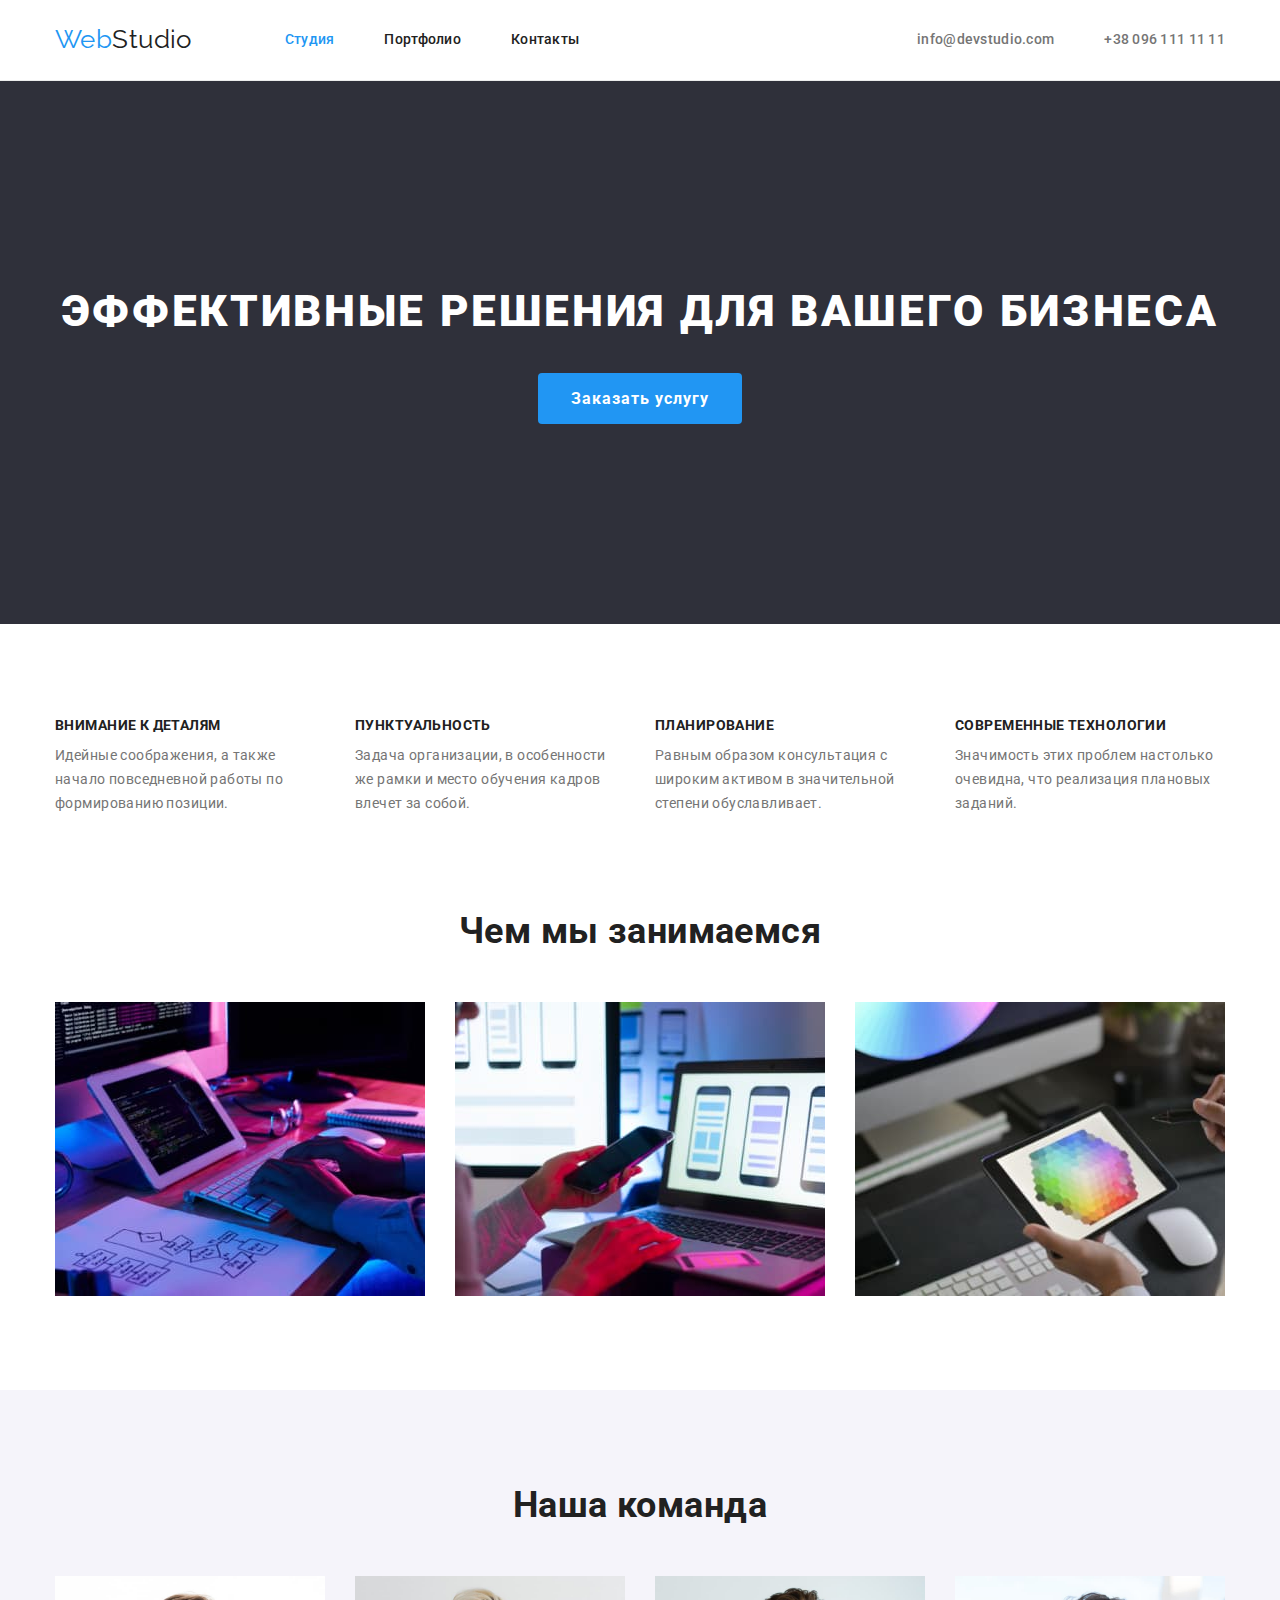
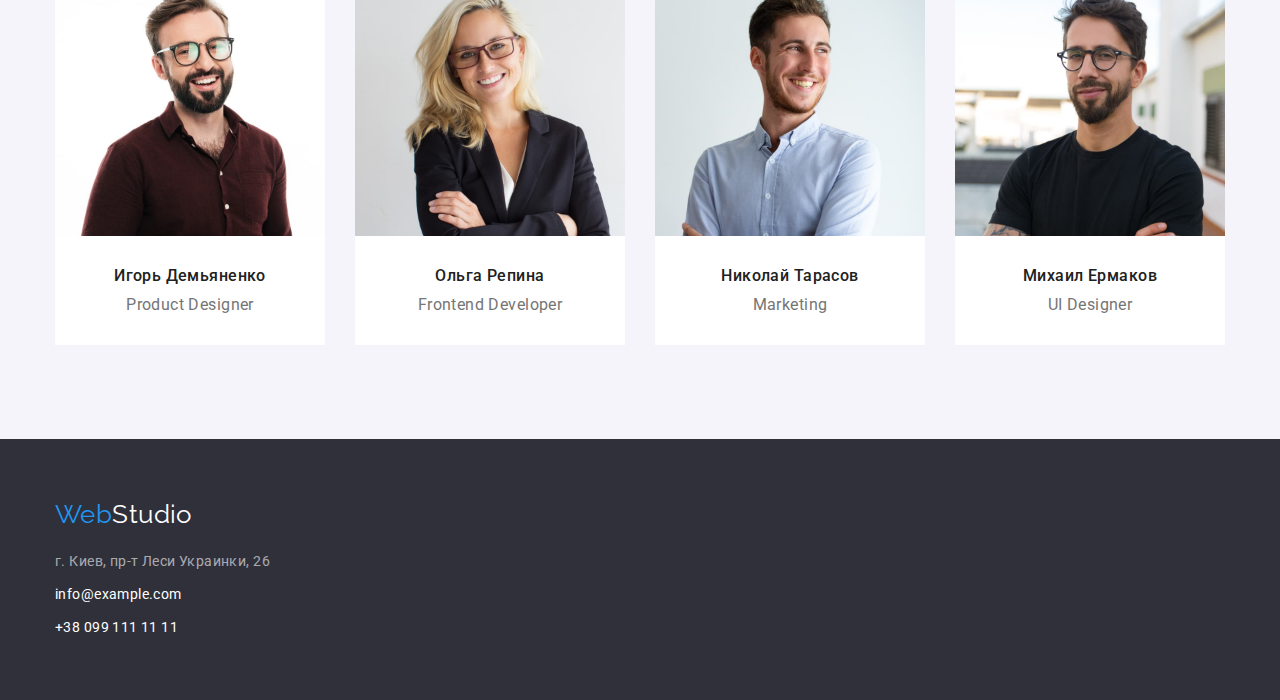
<file: index.html>
<!DOCTYPE html>
<html lang="ru">
  <head>
    <meta charset="UTF-8" />
    <meta http-equiv="X-UA-Compatible" content="IE=edge" />
    <meta name="viewport" content="width=device-width, initial-scale=1.0" />
    <title>Студия</title>
    <link rel="preconnect" href="https://fonts.googleapis.com">
    <link rel="preconnect" href="https://fonts.gstatic.com" crossorigin>
    <link href="https://fonts.googleapis.com/css2?family=Raleway:wght@700&family=Roboto:wght@400;500;700;900&display=swap" rel="stylesheet">
    <link rel="stylesheet" href="https://cdnjs.cloudflare.com/ajax/libs/modern-normalize/1.1.0/modern-normalize.min.css">
    <link rel="stylesheet" href="./css/styles.css">
  </head>

  <body>
    <header class="site-head">
      <div class="conteiner main-nav">
        <a href="#" class="link logo">Web<span class="logo-header">Studio</span></a>
        <nav>
          <ul class="site-nav list">
            <li class="item-nav">
              <a href="#" class="link header-link current">Студия</a>
            </li>
            <li class="item-nav">
              <a href="./portfolio.html" class="header-link link">Портфолио</a>
            </li>
            <li class="item-nav">
              <a href="#" class="header-link link">Контакты</a>
            </li>
          </ul>
        </nav>

        <ul class="cont-nav list">
          <li class="item-cont"><a href="mailto:info@devstudio.com" class="header-link link">info@devstudio.com</a></li>
          <li class="item-cont"><a href="tel:+380961111111" class="header-link link">+38 096 111 11 11</a></li>
        </ul>
      </div>
    </header>

    <main>
      <section class="hero-section">
        <div class="conteiner">
          <h1 class="hero-title">Эффективные решения для вашего бизнеса</h1>
          <button type="button" class="botton">Заказать услугу</button>
        </div>
      </section>

      <section class="soft section">
        <div class="conteiner">
          <ul class="list card-set">
            <li class="card-item soft-item">
              <div class="soft-box">
                <h3 class="soft-title">Внимание к деталям</h3>
                <p class="soft-text">
                  Идейные соображения, а также начало повседневной работы по
                  формированию позиции.
                </p>
              </div>
            </li>

            <li class="card-item soft-item">
              <div class="soft-box">
                <h3 class="soft-title">Пунктуальность</h3>
                <p class="soft-text">
                  Задача организации, в особенности же рамки и место обучения кадров
                  влечет за собой.
                </p>                
              </div>
            </li>

            <li class="card-item soft-item">
              <div class="soft-box">
                <h3 class="soft-title">Планирование</h3>
                <p class="soft-text">
                  Равным образом консультация с широким активом в значительной
                  степени обуславливает.
                </p>                
              </div>

            </li>
            <li class="card-item soft-item">
              <div class="soft-box">
                <h3 class="soft-title">Современные технологии</h3>
                <p class="soft-text">
                  Значимость этих проблем настолько очевидна, что реализация
                  плановых заданий.
                </p>                
              </div>
            </li>
          </ul>
        </div>
      </section>

      <section class="doing section">
        <div class="conteiner">
          <h2 class="section-title">Чем мы занимаемся</h2>
            <ul class="list card-set">
              <li class="card-item doing-item">
                <img
                  src="./images/box1.jpg"
                  alt="Рабочий стол"
                  width="370"
                  height="294"
                />
              </li>
              <li class="card-item doing-item">
                <img
                  src="./images/box2.jpg"
                  alt="Монитор"
                  width="370"
                  height="294"
                />
              </li>
              <li class="card-item doing-item">
                <img
                  src="./images/box3.jpg"
                  alt="Палитра"
                  width="370"
                  height="294"
                />
              </li>
            </ul>
        </div>
      </section>

      <section class="team section">
        <div class="conteiner">
          <h2 class="section-title">Наша команда</h2>
            <ul class="list card-set">
              <li class="card-item team-item">
                <img
                  src="./images/img1.jpg"
                  alt="Product Designer"
                  width="270"
                  height="260"
                />
                <div class="team-box">
                  <h3 class="team-name">Игорь Демьяненко</h3>
                  <p class="team-text">Product Designer</p>
                </div>
              </li>
              <li class="card-item team-item">
                <img 
                  src="./images/img2.jpg"
                  alt="Frontend Developer"
                  width="270"
                  height="260"
                />
                <div class="team-box">
                  <h3 class="team-name">Ольга Репина</h3>
                  <p class="team-text">Frontend Developer</p>
                </div>               
              </li>
              <li class="card-item team-item">
                <img
                  src="./images/img3.jpg"
                  alt="Marketing"
                  width="270"
                  height="260"
                />
                <div class="team-box">
                  <h3 class="team-name">Николай Тарасов</h3>
                  <p class="team-text">Marketing</p>
                </div> 
              </li>
              <li class="card-item team-item">
                <img
                  src="./images/img4.jpg"
                  alt="UI Designer"
                  width="270"
                  height="260"
                />
                <div class="team-box">
                  <h3 class="team-name">Михаил Ермаков</h3>
                  <p class="team-text">UI Designer</p>
                </div> 
              </li>
            </ul>
        </div>
      </section>
    </main>

    <footer class="section-foot">
      <div class="conteiner">
          <a href="#" class="link logo logo-foot">Web<span class="part-logo">Studio</span></a>
        <address class="address-part">
          <ul class="list address">
            <li class="location item">
              <a
                href="https://goo.gl/maps/QADRwJ1tuv91Vput9"
                target="_blank"
                rel="noopener nofollow noreferrer"
                class="link address-link"
                >г. Киев, пр-т Леси Украинки, 26
              </a>
            </li>
            <li class="mail item">
              <a href="mailto:info@example.com" class="link address-link">info@example.com</a>
            </li>
            <li class="item"> 
              <a href="tel:+380991111111" class="link address-link">+38 099 111 11 11</a>
            </li>
          </ul>
        </address>
      </div>  
    </footer>
  </body>
</html>
</file>
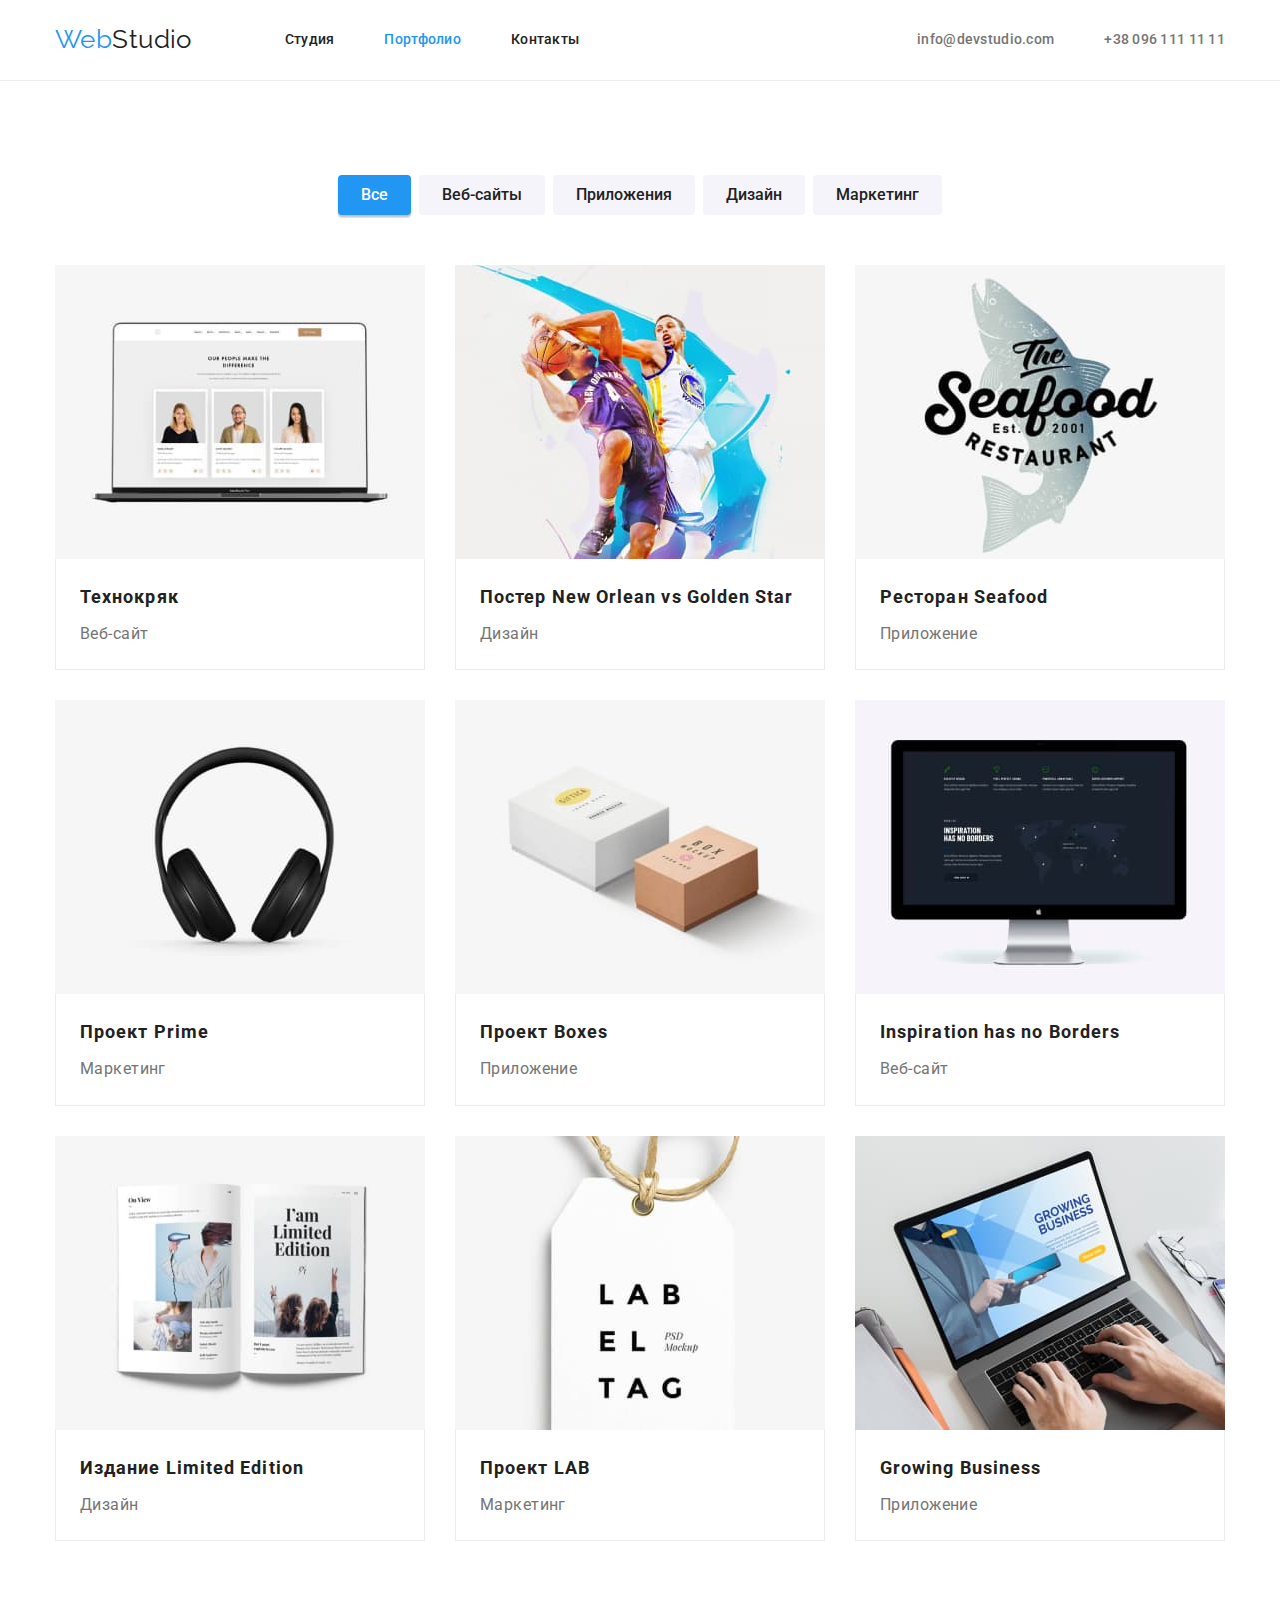
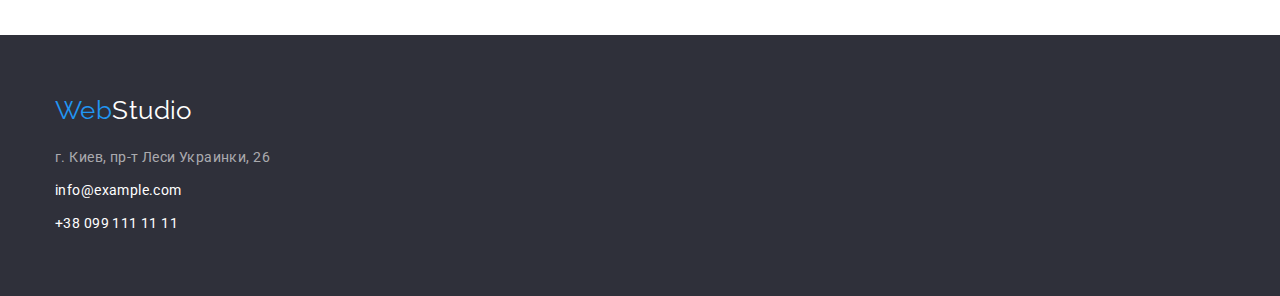
<file: portfolio.html>
<!DOCTYPE html>
<html lang="ru">
  <head>
    <meta charset="UTF-8" />
    <meta http-equiv="X-UA-Compatible" content="IE=edge" />
    <meta name="viewport" content="width=device-width, initial-scale=1.0" />
    <title>Портфолио</title>
    <link rel="preconnect" href="https://fonts.googleapis.com">
    <link rel="preconnect" href="https://fonts.gstatic.com" crossorigin>
    <link href="https://fonts.googleapis.com/css2?family=Raleway:wght@700&family=Roboto:wght@400;500;700;900&display=swap" rel="stylesheet">
    <link rel="stylesheet" href="https://cdnjs.cloudflare.com/ajax/libs/modern-normalize/1.1.0/modern-normalize.min.css">
    <link rel="stylesheet" href="./css/styles.css">
  </head>

  <body>
    <header class="site-head">
      <div class="conteiner main-nav">
        <a href="#" class="link logo">Web<span class="logo-header">Studio</span></a>
        <nav>
          <ul class="site-nav list">
            <li class="item-nav">
              <a href="./index.html" class="link header-link ">Студия</a>
            </li>
            <li class="item-nav">
              <a href="#" class="header-link link current">Портфолио</a>
            </li>
            <li class="item-nav">
              <a href="#" class="header-link link">Контакты</a>
            </li>
          </ul>
        </nav>

        <ul class="cont-nav list">
          <li class="item-cont"><a href="mailto:info@devstudio.com" class="header-link link">info@devstudio.com</a></li>
          <li class="item-cont"><a href="tel:+380961111111" class="header-link link">+38 096 111 11 11</a></li>
        </ul>
      </div>
    </header>

    <main>
      <section class="section filters">
        <div class="conteiner">
          <h1 class="visually-hidden">our works</h1>
          <ul class="list filters-list">
            <li class="filter-item"><button type="button" class="botton-filter active-filter">Все</button></li>
            <li class="filter-item"><button type="button" class="botton-filter">Веб-сайты</button></li>
            <li class="filter-item"><button type="button" class="botton-filter">Приложения</button></li>
            <li class="filter-item"><button type="button" class="botton-filter">Дизайн</button></li>
            <li class="filter-item"><button type="button" class="botton-filter">Маркетинг</button></li>
          </ul>

          <ul class="list card-set">
            <li class="card-item project-item">
              <a href="#" target="_blank" rel="noopener nofollow noreferrer" class="link">
                <img
                class="inbox" 
                src="./images/box-2-1.jpg" 
                alt="notebook" 
                width="370" 
                height="294">
                <div class="project-box">
                  <h2 class="project-name">Технокряк</h2>
                  <p class="project-text">Веб-сайт</p>
                </div>
              </a>
            </li>

            <li class="card-item project-item">
              <a href="#" target="_blank" rel="noopener nofollow noreferrer" class="link">
                <img
                class="inbox" 
                src="./images/box-2-2.jpg" 
                alt="two men plays" 
                width="370" 
                height="294">
                <div class="project-box">
                  <h2 class="project-name">Постер New Orlean vs Golden Star</h2>
                  <p class="project-text">Дизайн</p>
                </div>
              </a>
            </li>

            <li class="card-item project-item">
              <a href="#" target="_blank" rel="noopener nofollow noreferrer" class="link">
                <img
                class="inbox" 
                src="./images/box-2-3.jpg" 
                alt="logo seafood" 
                width="370" 
                height="294">
                <div class="project-box">
                  <h2 class="project-name">Ресторан Seafood</h2>
                  <p class="project-text">Приложение</p>
                </div>

              </a>
            </li>

            <li class="card-item project-item">
              <a href="#" target="_blank" rel="noopener nofollow noreferrer" class="link">
                <img
                class="inbox" 
                src="./images/box-2-4.jpg" 
                alt="headset" 
                width="370" 
                height="294">
                <div class="project-box">
                  <h2 class="project-name">Проект Prime</h2>
                  <p class="project-text">Маркетинг</p>
                </div>
              </a>
            </li>

            <li class="card-item project-item">
              <a href="#" target="_blank" rel="noopener nofollow noreferrer" class="link">
                <img
                class="inbox" 
                src="./images/box-2-5.jpg" 
                alt="two boxes" 
                width="370" 
                height="294">
                <div class="project-box">
                  <h2 class="project-name">Проект Boxes</h2>
                  <p class="project-text">Приложение</p>
                </div>    
              </a>
            </li>

            <li class="card-item project-item">
              <a href="#" target="_blank" rel="noopener nofollow noreferrer" class="link">
                <img
                class="inbox" 
                src="./images/box-2-6.jpg" 
                alt="monitor" 
                width="370" 
                height="294">
                <div class="project-box">
                  <h2 class="project-name">Inspiration has no Borders</h2>
                  <p class="project-text">Веб-сайт</p>
                </div>
              </a>
            </li>

          <li class="card-item project-item">
              <a href="#" target="_blank" rel="noopener nofollow noreferrer" class="link">
                <img
                class="inbox" 
                src="./images/box-2-7.jpg" 
                alt="book" 
                width="370" 
                height="294">
                <div class="project-box">
                  <h2 class="project-name">Издание Limited Edition</h2>
                  <p class="project-text">Дизайн</p>
                </div>
              </a>
          </li>

            <li class="card-item project-item">
              <a href="#" target="_blank" rel="noopener nofollow noreferrer" class="link">
                <img
                class="inbox" 
                src="./images/box-2-8.jpg" 
                alt="label" 
                width="370" 
                height="294">
                <div class="project-box">
                  <h2 class="project-name">Проект LAB</h2>
                  <p class="project-text">Маркетинг</p>
                </div>
              </a>
            </li>

            <li class="card-item project-item">
              <a href="#" target="_blank" rel="noopener nofollow noreferrer" class="link">
                <img
                class="inbox" 
                src="./images/box-2-9.jpg" 
                alt="notebook with hands" 
                width="370" 
                height="294">
                <div class="project-box">
                  <h2 class="project-name">Growing Business</h2>
                  <p class="project-text">Приложение</p>
                </div>
              </a>
            </li>
          </ul>
        </div>
      </section>
    </main>

    <footer class="section-foot">
      <div class="conteiner">
          <a href="#" class="link logo logo-foot">Web<span class="part-logo">Studio</span></a>
        <address class="address-part">
          <ul class="list address">
            <li class="location item">
              <a
                href="https://goo.gl/maps/QADRwJ1tuv91Vput9"
                target="_blank"
                rel="noopener nofollow noreferrer"
                class="link address-link"
                >г. Киев, пр-т Леси Украинки, 26
              </a>
            </li>
            <li class="mail item">
              <a href="mailto:info@example.com" class="link address-link">info@example.com</a>
            </li>
            <li class="item"> 
              <a href="tel:+380991111111" class="link address-link">+38 099 111 11 11</a>
            </li>
          </ul>
        </address>
      </div>  
    </footer>
  </body>
</html>
</file>
<file: css/styles.css>
:root{
    --main-text-color: #757575;
    --second-text-color: #212121;
    --main-bg-color: #FFFFFF;
    --second-bg-color: #2F303A;
    --white-text-color: #FFFFFF;
    --blue-color: #2196F3;  
    --more-blue-color: #188CE8;
    --bg-color-filters:#F5F4FA;
    --location-color:rgba(255, 255, 255, 0.6)
}

.list{
    list-style: none;
}
.link{
    text-decoration: none;
    color: inherit;
 }
h1,
h2,
h3,
h4,
h5,
h6,
p {
  margin-top: 0;
  margin-bottom: 0;
}

ul,
ol {
  margin-top: 0;
  margin-bottom: 0;
  padding-left: 0;
}
body{
    color: var(--main-text-color);
    font-size: 14px;
    line-height: 1.71;
    letter-spacing: 0.03em;
    font-family: Roboto, sans-serif;
}
img{
    display: block;
}
.conteiner{
    margin-left: auto;
    margin-right: auto;
    width: 1200px;
    padding-left: 15px;
    padding-right: 15px;
}

/* Header */
.site-head{
    border-bottom: 1px solid #ECECEC;
}

.logo{
    display: block;
    color: var(--blue-color);
    font-family: Raleway, sans-serif;
    font-size: 26px;
    line-height: 1.2;
}
.site-head .logo{
    margin-right: 93px;
}
.logo-header{
    color: var(--second-text-color);
}
.header-link{
    font-weight: 500;
    font-size: 14px;
    line-height: 1.14;
    letter-spacing: 0.02em;
}
.header-link:hover,
.header-link:focus{
    color: var(--blue-color);
}
.site-nav{
    display: flex;
    color: var(--second-text-color);
}
.site-nav .link,
.cont-nav .link{
    display: block;
    padding-top: 32px;
    padding-bottom: 32px;
}
.item-nav:not(:last-child), 
.item-cont:not(:last-child){
    margin-right: 50px;
}
.site-nav .link.current{
    color: var(--blue-color);
}
.cont-nav{
    display: flex;
    margin-left: auto;
    align-items: center;
}
.item-cont:first-child{
    margin-right: 50px;
}
.main-nav{
    display: flex;
    align-items: center;
}
.section{
    padding-top: 94px;
    padding-bottom: 94px;
}

/* Hero */
.hero-section{
    background-color: var(--second-bg-color);
    text-align: center;
    padding-top: 200px;
    padding-bottom: 200px;
}
.hero-title{
    margin-bottom: 30px;

    color: var(--white-text-color);
    font-weight: 900;
    font-size: 44px;
    line-height: 1.4;
    letter-spacing: 0.06em;
    text-transform: uppercase;
}
.botton{
    display: inline-block;
    border-radius: 4px;
    padding: 10px 32px 10px 32px;
    min-width: 200px;
    text-align: center;
    border: 1px solid transparent;

    color: var(--white-text-color);
    background-color: var(--blue-color);
    cursor: pointer;
    font-family: inherit;
    font-weight: 700;
    font-size: 16px;
    line-height: 1.87;
    align-items: center;
    text-align: center;
    letter-spacing: 0.06em;
}
.botton:hover,
.botton:focus{
    background-color: var(--more-blue-color);
}

 /* Soft section */
.card-set{
    display: flex;
    flex-wrap: wrap;
    margin-left: -30px;
    margin-top: -30px;
}
.card-item{
    margin-left: 30px;
    margin-top: 30px;
}
.soft-item{
    flex-basis: calc(100% / 4 - 30px);
}
.soft-title{
    margin-bottom: 10px;
    color: var(--second-text-color);
    font-size: 14px;
    line-height: 1.14;
    text-transform: uppercase;
}

 /* Doing */
.doing.section{
    padding-top: 0px;
}
 .section-title{
    margin-bottom: 50px;

    color: var(--second-text-color);
    font-size: 36px;
    line-height: 1.17;
    text-align: center;
 }
 .doing-item{
    flex-basis: calc(100% / 3 - 30px);
 }

 /* Team */
.team.section{
    background-color: #F5F4FA;
 }
.team-item{
    flex-basis: calc(100% / 4 - 30px);
    background-color: var(--main-bg-color);
}
 .team-name, .team-text{
    font-size: 16px;
    line-height: 1.19;
    text-align: center;
 }
 .team-name{
    margin-bottom: 10px;
    color: var(--second-text-color);
    font-weight: 500;
 }
.team-box{
    padding-top: 30px;
    padding-bottom: 30px;
}

/* Footer */
.address-part{
    font-style: inherit;
}
 .address-link{
    color: var(--white-text-color);
 }
 .address-link[target="_blank"]{
   color: var(--location-color);  
 }
.address-link:hover,
.address-link:focus{
    color: var(--blue-color);
}
 .section-foot{
    padding-top: 60px;
    padding-bottom: 60px;
    background-color: var(--second-bg-color);
 }
 .part-logo{
    color: var(--white-text-color);
 }

 .logo-foot{
    margin-bottom: 20px;
 }
 .address .item:not(:last-child){
    margin-bottom: 9px;
 }

 /* Portfolio */
 .visually-hidden {
    position: absolute;
    width: 1px;
    height: 1px;
    margin: -1px;
    padding: 0;
    overflow: hidden;
    border: 0;
    clip: rect(0 0 0 0);
}
.filters-list{
    display: flex;
    justify-content: center;
    margin-bottom: 50px;
}
.filter-item:not(:last-child){
    margin-right: 8px;
}
.botton-filter{
    display: inline-block;
    border-radius: 4px;
    padding: 6px 22px;
    min-width: 73px;
    text-align: center;
    border: 1px solid transparent;

    color: var(--second-text-color);
    background-color: var(--bg-color-filters);
    cursor: pointer;    
    font-family: inherit;
    font-weight: 500;
    font-size: 16px;
    line-height: 1.62;
}

.botton-filter:hover,
.botton-filter:focus, .botton-filter.active-filter{
    color: var(--white-text-color);
    background-color: var(--blue-color);
    box-shadow: 0px 3px 1px rgba(0, 0, 0, 0.1), 0px 1px 2px rgba(0, 0, 0, 0.08), 0px 2px 2px rgba(0, 0, 0, 0.12);
}

.project-item{
    flex-basis: calc(100% / 3 - 30px);
}

.project-box{
    padding-left: 24px;
    padding-right: 24px;
    padding-top: 20px;
    padding-bottom: 20px;

    border-left: 1px solid #ECECEC;
    border-right: 1px solid #ECECEC;
    border-bottom: 1px solid #ECECEC;   
}

.project-name{
    margin-bottom: 4px;

    color: var(--second-text-color);
    font-size: 18px;
    line-height: 2;
    letter-spacing: 0.06em;
}

.project-text{
    font-size: 16px;
    line-height: 1.9;
}
</file>
